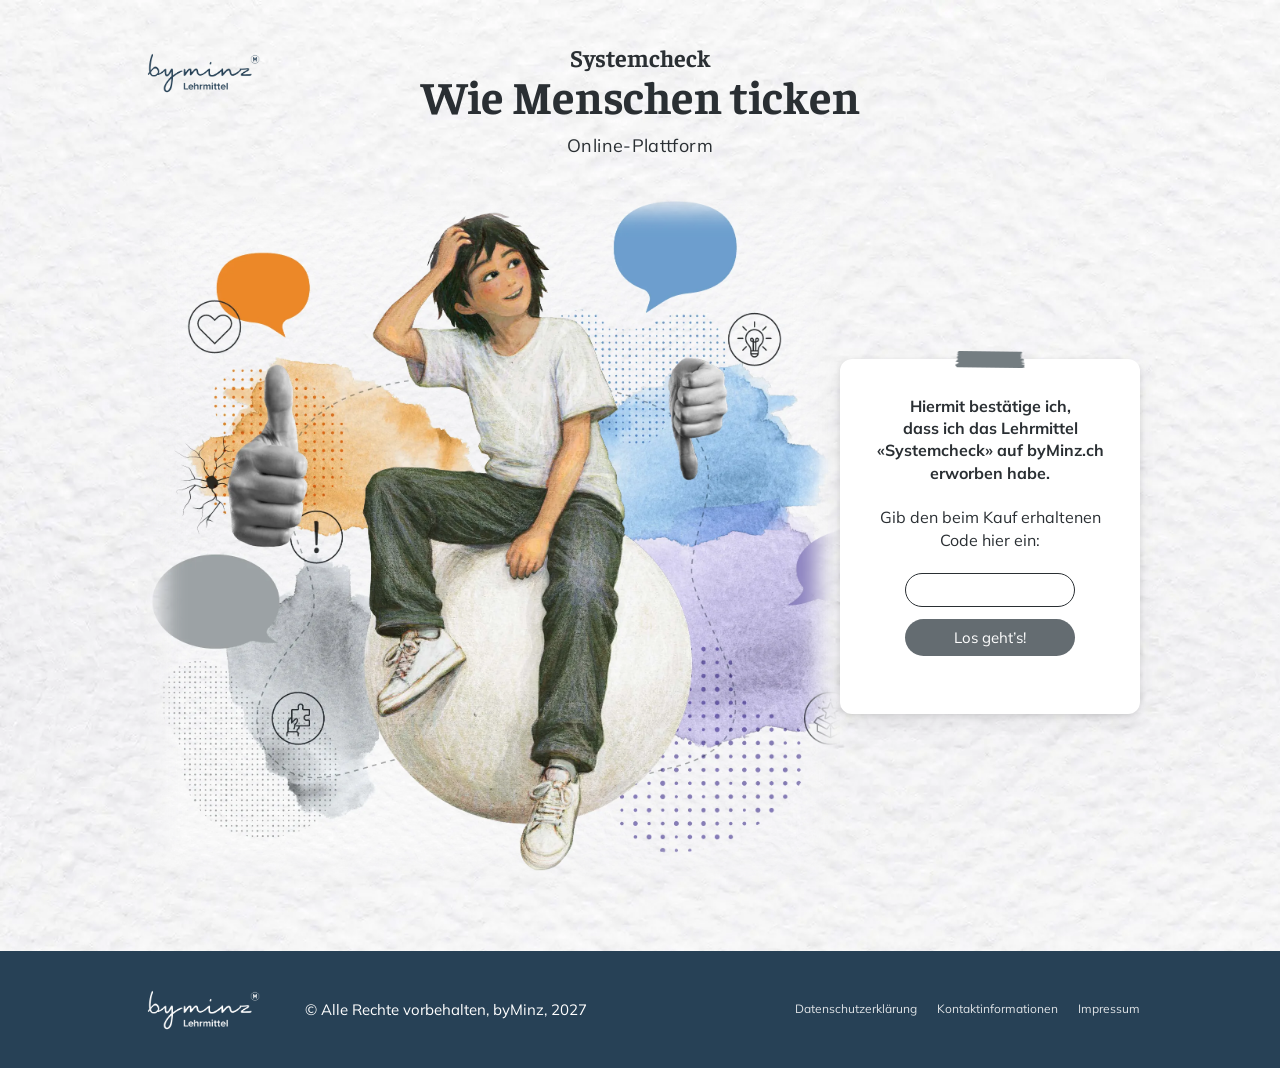
<file: index.html>
<!DOCTYPE html>
<html lang="de-CH">
<head>
<meta charset="utf-8">
<meta name="viewport" content="width=device-width, initial-scale=1">
<meta name="robots" content="noindex, nofollow">
<title>Willkommen · Systemcheck – Wie Menschen ticken</title>
<link rel="icon" href="assets/img/favicon.png">
<link rel="preload" href="assets/fonts/faustina-latin-700-normal.woff2" as="font" type="font/woff2" crossorigin>
<link rel="stylesheet" href="css/style.css?v=20261111a">
<script src="js/main.js?v=20261111a"></script>
</head>
<body>
<header class="kopf">
  <a class="logo logo--links" href="https://byminz.ch/collections/nmg-lehrmittel" target="_blank" rel="noopener"><img src="assets/img/logo.png?v=20261111a" alt="byMinz Lehrmittel – zum Shop"></a>
  <p class="ueber">Systemcheck</p>
  <h1>Wie Menschen ticken</h1>
  <p class="unter">Online-Plattform</p>
</header>
<main>
<section class="start">
  <img class="hero" src="assets/img/hero.webp?v=20261111a" alt="" width="1787" height="1787">
  <div class="karte">
    <form id="code-form" autocomplete="off">
      <p><strong>Hiermit bestätige ich,<br>dass ich das Lehrmittel<br>«Systemcheck» auf byMinz.ch<br>erworben habe.</strong></p>
      <label for="code"><p>Gib den beim Kauf erhaltenen<br>Code hier ein:</p></label>
      <input class="code-feld" id="code" name="code" inputmode="numeric" autocomplete="off" required>
      <br><button class="knopf" type="submit">Los geht’s!</button>
      <p class="fehler" id="fehler" role="alert"></p>
    </form>
  </div>
</section>
</main>
<footer class="fuss">
  <div class="fuss-innen">
    <a class="fuss-logo" href="https://byminz.ch/collections/nmg-lehrmittel" target="_blank" rel="noopener"><img src="assets/img/logo.png?v=20261111a" alt="byMinz Lehrmittel – zum Shop"></a>
    <span class="copy">© Alle Rechte vorbehalten, byMinz, 2027</span>
    <nav aria-label="Rechtliches">
      <a href="https://www.byminz.ch/policies/privacy-policy" target="_blank" rel="noopener">Datenschutzerklärung</a>
      <a href="https://www.byminz.ch/policies/contact-information" target="_blank" rel="noopener">Kontaktinformationen</a>
      <a href="https://www.byminz.ch/policies/legal-notice" target="_blank" rel="noopener">Impressum</a>
    </nav>
  </div>
</footer>
</body>
</html>
</file>
<file: css/style.css>
/* =========================================================
   Systemcheck – Online-Plattform (byMinz)
   ========================================================= */

@font-face { font-family: "Faustina"; font-weight: 600; font-display: swap; src: url("../assets/fonts/faustina-latin-600-normal.woff2") format("woff2"); }
@font-face { font-family: "Faustina"; font-weight: 700; font-display: swap; src: url("../assets/fonts/faustina-latin-700-normal.woff2") format("woff2"); }
@font-face { font-family: "Mulish"; font-weight: 400; font-display: swap; src: url("../assets/fonts/mulish-latin-400-normal.woff2") format("woff2"); }
@font-face { font-family: "Mulish"; font-weight: 600; font-display: swap; src: url("../assets/fonts/mulish-latin-600-normal.woff2") format("woff2"); }
@font-face { font-family: "Mulish"; font-weight: 700; font-display: swap; src: url("../assets/fonts/mulish-latin-700-normal.woff2") format("woff2"); }

:root {
  --text: #2a2f33;
  --grau-dunkel: #646c71;
  --grau-panel: #dbdedf;
  --grau-linie: #c9cdcf;
  --footer: #274156;
  --weiss: #ffffff;

  --typ-D: #f5ad4b;
  --typ-I: #c3c6c8;
  --typ-S: #a99ccb;
  --typ-G: #87b9e6;

  --richtig: #6aa84f;
  --falsch: #d9534f;

  --serif: "Faustina", Georgia, serif;
  --sans: "Mulish", "Proxima Nova", system-ui, sans-serif;

  --radius: 12px;
  --schatten: 0 2px 6px rgba(0,0,0,.12), 0 8px 24px rgba(0,0,0,.06);
}

* { box-sizing: border-box; }
html { -webkit-text-size-adjust: 100%; }
body {
  margin: 0;
  font-family: var(--sans);
  color: var(--text);
  background: #f4f4f4 url("../assets/img/papier.webp") 0 0 / 1800px auto repeat;
  line-height: 1.4;
  min-height: 100vh;
  display: flex;
  flex-direction: column;
}
img { max-width: 100%; height: auto; display: block; }
button { font: inherit; color: inherit; }
a { color: inherit; }
main { flex: 1; width: 100%; min-width: 0; overflow-x: clip; max-width: 1040px; margin: 0 auto; padding: 0 20px 64px; }

/* ---------- Kopf ---------- */
.kopf {
  position: relative;
  max-width: 1040px; width: 100%;
  margin: 0 auto; padding: 44px 20px 28px;
  text-align: center;
}
.kopf .ueber { font-family: var(--serif); font-weight: 700; font-size: 24px; margin: 0; line-height: 1.1; }
.kopf h1 { font-family: var(--serif); font-weight: 700; font-size: clamp(30px, 5vw, 46px); margin: 0; line-height: 1.1; }
.kopf .unter { font-size: 18px; font-weight: 500; letter-spacing: .02em; margin: 12px 0 0; }
.kopf a.titel { text-decoration: none; }
.logo { position: absolute; top: 48px; right: 20px; width: 125px; }
.logo--links { right: auto; left: 20px; }
@media (max-width: 760px) {
  .logo, .logo--links { position: static; margin: 0 auto 16px; width: 110px; }
}

/* ---------- Fuss ---------- */
.fuss { background: var(--footer); color: #fff; }
.fuss-innen {
  max-width: 1040px; margin: 0 auto; padding: 34px 20px;
  display: flex; align-items: center; gap: 40px; flex-wrap: wrap;
}
.fuss img { width: 125px; filter: brightness(0) invert(1); }
.fuss .copy { font-size: 15px; }
.fuss nav { margin-left: auto; display: flex; gap: 20px; flex-wrap: wrap; font-size: 12px; }
.fuss nav a { text-decoration: none; opacity: .85; }
.fuss nav a:hover { opacity: 1; text-decoration: underline; }

/* ---------- Karten ---------- */
.karte {
  position: relative;
  background: var(--weiss);
  border-radius: var(--radius);
  box-shadow: var(--schatten);
  padding: 30px 22px 26px;
  text-align: center;
}
.karte::before { /* Klebeband */
  content: ""; position: absolute; top: -8px; left: 50%;
  width: 70px; height: 17px; transform: translateX(-50%);
  background: url("../assets/img/klebeband.png") center / 100% 100% no-repeat;
}
.karte .bild { height: 96px; display: flex; align-items: center; justify-content: center; margin-bottom: 18px; }
.karte .bild img { max-height: 96px; width: auto; }
.karte .bild img.rahmen { border: 0; }
.karte .meta { font-size: 13px; margin: 0 0 18px; }
.karte .titel { font-weight: 700; margin: 0; font-size: 15px; }
.karte .art { margin: 2px 0 0; font-size: 15px; }
a.karte { text-decoration: none; display: block; transition: transform .15s ease, box-shadow .15s ease; }
a.karte:hover, a.karte:focus-visible { transform: translateY(-3px); box-shadow: 0 4px 10px rgba(0,0,0,.15), 0 14px 30px rgba(0,0,0,.08); }
.pfeil { margin-top: 18px; font-size: 13px; letter-spacing: 2px; color: #888; }

/* ---------- Knöpfe ---------- */
.knopf {
  display: inline-block; border: 0; cursor: pointer;
  background: var(--grau-dunkel); color: #fff;
  padding: 8px 28px; border-radius: 999px; font-size: 15px; font-weight: 500;
  text-decoration: none; transition: background .15s;
}
.knopf:hover, .knopf:focus-visible { background: #4d5357; }
.knopf[disabled] { opacity: .45; cursor: default; }

/* ---------- Startseite ---------- */
.start { display: grid; grid-template-columns: minmax(0, 1fr) 300px; align-items: center; gap: 0; }
.start .hero { margin-right: -40px; }
.start .karte { padding: 36px 26px 30px; z-index: 1; }
.start .karte p { margin: 0 0 22px; }
.start .karte strong { display: block; }
.code-feld {
  width: 100%; max-width: 170px; height: 34px; border: 1.5px solid var(--text); border-radius: 999px;
  text-align: center; font-size: 18px; letter-spacing: .25em; font-family: var(--sans); margin-bottom: 12px;
}
.code-feld:focus { outline: 3px solid var(--typ-G); outline-offset: 1px; }
.start .knopf { width: 100%; max-width: 170px; }
.fehler { color: var(--falsch); font-size: 14px; min-height: 1.3em; margin: 10px 0 0 !important; }
.start .karte.wackeln { animation: wackeln .4s; }
@media (max-width: 760px) {
  .start { grid-template-columns: minmax(0, 1fr); }
  .start .hero { margin: 0 auto -40px; max-width: 520px; }
}

/* ---------- Übersicht ---------- */
.bereich { position: relative; margin-top: 70px; }
.bereich + .bereich { margin-top: 140px; }
.bereich-label { position: absolute; top: -78px; left: -6px; z-index: 2; margin: 0; width: 160px; }
.bereich-label img { width: 100%; }

.bereich-box { border-radius: 18px; padding: 30px 20px; }
.bereich--lp .bereich-box { border: 1.5px dashed #777; }
.bereich--sus .bereich-box { background: var(--grau-panel); }

.raster { display: grid; grid-template-columns: repeat(3, 1fr); gap: 40px; }
.raster .kind { grid-column: 2 / span 2; align-self: start; justify-self: start; width: min(490px, 100%); margin: -30px 0 -95px 60px; position: relative; z-index: 1; pointer-events: none; }
@media (max-width: 900px) {
  .raster { grid-template-columns: repeat(2, 1fr); gap: 28px; }
  .raster .kind { grid-column: 1 / -1; justify-self: center; margin: 0 0 -60px; width: min(420px, 100%); }
}
@media (max-width: 560px) {
  .raster { grid-template-columns: 1fr; }
  .raster .kind { display: none; }
}

/* ---------- Audio-Player ---------- */
.player { margin-top: 24px; text-align: left; }
.player-zeile { display: flex; align-items: center; gap: 8px; font-size: 12px; margin-bottom: 10px; }
.player-knopf {
  width: 28px; height: 28px; border: 0; background: none; cursor: pointer; padding: 0;
  display: flex; align-items: center; justify-content: center; margin-left: -4px;
}
.player-knopf svg { width: 16px; height: 16px; fill: var(--text); }
.player-balken {
  position: relative; height: 8px; background: var(--grau-linie); border-radius: 99px; cursor: pointer;
  touch-action: none;
}
.player-balken span { position: absolute; left: 0; top: 0; bottom: 0; width: 0; background: #3c4246; border-radius: 99px; }
.player-balken:focus-visible { outline: 2px solid var(--typ-G); outline-offset: 3px; }

/* ---------- Video ---------- */
.play-rund {
  width: 44px; height: 44px; border-radius: 50%; border: 0; cursor: pointer; margin: 24px auto 0;
  background: #111; display: flex; align-items: center; justify-content: center;
}
.play-rund svg { width: 18px; height: 18px; fill: #fff; margin-left: 3px; }
.play-rund:hover { background: #333; }
.video-dialog {
  border: 0; padding: 0; background: #000; border-radius: 10px; width: min(960px, 94vw);
  box-shadow: 0 20px 60px rgba(0,0,0,.5);
}
.video-dialog::backdrop { background: rgba(20,30,40,.75); }
.video-dialog video { width: 100%; display: block; max-height: 80vh; }
.video-dialog .schliessen {
  position: absolute; top: 8px; right: 8px; z-index: 2; width: 36px; height: 36px; border-radius: 50%;
  border: 0; background: rgba(255,255,255,.9); cursor: pointer; font-size: 20px; line-height: 1;
}

/* ---------- Seiten mit grauem Panel ---------- */
.panel { position: relative; background: var(--grau-panel); border-radius: 18px; padding: 30px; }
.zurueck-knopf { margin: 0 0 22px; }
#lernende { scroll-margin-top: 100px; }
.logo img { width: 100%; }
.fuss-logo { display: block; }

/* Audioseite */
.audio-raster { display: grid; grid-template-columns: repeat(3, 1fr); gap: 40px; }
.audio-raster .karte { padding: 26px 18px 26px; }
.audio-raster .karte .foto { margin: 0 0 22px; }
.audio-raster .kopfhoerer-gross { grid-column: 3; grid-row: 1; align-self: center; mix-blend-mode: multiply; }
@media (max-width: 900px) {
  .audio-raster { grid-template-columns: repeat(2, 1fr); gap: 28px; }
  .audio-raster .kopfhoerer-gross { display: none; }
}
@media (max-width: 560px) { .audio-raster { grid-template-columns: 1fr; } }

/* ---------- Spiel ---------- */
.spiel { padding-top: 46px; }
.spiel-deko { position: absolute; left: -14px; top: -18px; width: 200px; }
.spiel-kopf { text-align: center; max-width: 600px; margin: 0 auto; }
.spiel-kopf h2 { font-family: var(--serif); font-weight: 700; font-size: clamp(28px, 4vw, 40px); line-height: 1.15; margin: 0 0 12px; }
.spiel-kopf p { margin: 0; font-size: 18px; }
@media (max-width: 900px) {
  .spiel-deko { position: static; width: 140px; margin: -10px auto 10px; transform: none; }
}

.steuerung { position: relative; display: flex; justify-content: center; align-items: center; margin: 30px 0 22px; min-height: 50px; }
.pille-rahmen { display: inline-flex; gap: 14px; align-items: center; padding: 6px 10px; border: 1.5px solid var(--text); border-radius: 999px; }
.pille {
  border: 1.5px solid transparent; background: var(--grau-dunkel); color: #fff; border-radius: 999px;
  padding: 5px 24px; font-size: 14px; cursor: pointer; white-space: nowrap;
}
.pille.aus { background: transparent; color: #9aa0a3; border-color: #b9bec0; cursor: default; }
.pille.aus svg { width: 11px; height: 11px; fill: #9aa0a3; vertical-align: -1px; margin-right: 4px; }
.pille.leer { background: transparent; color: var(--text); border-color: var(--grau-dunkel); }
.rund-zurueck {
  width: 26px; height: 26px; border-radius: 50%; border: 1.5px solid var(--text); background: none; cursor: pointer;
  font-size: 11px; display: flex; align-items: center; justify-content: center; padding: 0; letter-spacing: -1px;
}
.neu-starten { position: absolute; right: 12px; }
@media (max-width: 760px) {
  .steuerung { flex-direction: column; gap: 12px; }
  .neu-starten { position: static; }
}
.hinweis { text-align: center; font-size: 15px; margin: 0 0 30px; }

/* Typ-Auswahl */
.typ-raster { display: grid; grid-template-columns: repeat(2, minmax(0, 280px)); gap: 40px; justify-content: center; }
.typ-karte { cursor: pointer; border: 0; font: inherit; padding: 22px 22px 18px; width: 100%; }
.typ-karte:hover, .typ-karte:focus-visible { transform: translateY(-3px); }
.typ-karte { transition: transform .15s; }
.typ-karte .foto { border: 6px solid #fff; box-shadow: 0 0 0 1px #ddd; }
.typ-karte .name { font-weight: 700; font-size: 15px; margin-top: 6px; }
.typ-karte.erledigt::after {
  content: "✓"; position: absolute; top: 12px; right: 12px; width: 32px; height: 32px; border-radius: 50%;
  background: var(--richtig); color: #fff; font-weight: 700; display: flex; align-items: center; justify-content: center;
  box-shadow: 0 2px 6px rgba(0,0,0,.2);
}
@media (max-width: 560px) { .typ-raster { grid-template-columns: repeat(2, 1fr); gap: 18px; } .typ-karte { padding: 14px 12px 12px; } }

.badge {
  width: 52px; height: 52px; border-radius: 50%; border: 3px solid #fff;
  display: inline-flex; align-items: center; justify-content: center;
  font-family: var(--serif); font-weight: 700; font-size: 24px; color: #fff;
  box-shadow: 2px 3px 6px rgba(0,0,0,.25); margin-top: -26px; position: relative;
}
.badge.D { background: var(--typ-D); } .badge.I { background: var(--typ-I); }
.badge.S { background: var(--typ-S); } .badge.G { background: var(--typ-G); }

/* Sprechblase */
.blase { width: 260px; height: auto; display: block; }
.blase.gross { width: 300px; }

/* Stufe 1 – Fragen */
.frage { display: grid; grid-template-columns: 280px 1fr; gap: 40px; align-items: end; }
.frage .typ-karte { cursor: default; }
.frage .typ-karte:hover { transform: none; }
.frage-rechts { display: flex; flex-direction: column; gap: 10px; }
.antworten { display: grid; grid-template-columns: 1fr 1fr; gap: 16px 24px; }
.antwort {
  background: #fff; border: 3px solid #b5babd; border-radius: 999px; padding: 12px 22px; min-height: 64px;
  font-size: 15px; cursor: pointer; line-height: 1.3; transition: transform .1s, border-color .15s, background .15s;
}
.antwort:hover, .antwort:focus-visible { border-color: var(--grau-dunkel); }
.antwort.gewaehlt { border-color: var(--text); background: #f1f2f3; transform: scale(1.03); }
.antwort.richtig { border-color: var(--richtig); background: #eaf5e4; }
.antwort.falsch { border-color: var(--falsch); animation: wackeln .4s; }
.antwort.weg { display: none; }
@media (max-width: 760px) {
  .frage { grid-template-columns: 1fr; }
  .frage .typ-karte { max-width: 220px; margin: 0 auto; }
  .antworten { grid-template-columns: 1fr; }
  .blase { margin: 0 auto; }
}
@keyframes wackeln { 0%,100% { transform: translateX(0); } 20% { transform: translateX(-8px); } 40% { transform: translateX(8px); } 60% { transform: translateX(-5px); } 80% { transform: translateX(5px); } }

/* Stufe 2 */
.stufe2 { display: grid; grid-template-columns: 300px 1fr; gap: 30px; align-items: start; }
.stufe2 .links { display: flex; flex-direction: column; gap: 16px; }
.stufe2 .links .blase { margin-bottom: 20px; }
.stufe2 .antwort { border-color: var(--text); min-height: 56px; }
.fotos { position: relative; display: grid; grid-template-columns: repeat(2, minmax(0, 220px)); justify-content: center; gap: 40px 28px; padding-top: 30px; }
.foto-ziel {
  position: relative; background: #fff; padding: 6px; border: 0; cursor: pointer; font: inherit;
  box-shadow: 0 3px 10px rgba(0,0,0,.18); transition: transform .15s, box-shadow .15s;
}
.foto-ziel:nth-child(1) { transform: rotate(-3deg); }
.foto-ziel:nth-child(2) { transform: rotate(2deg); }
.foto-ziel:nth-child(3) { transform: rotate(-1.5deg); }
.foto-ziel:nth-child(4) { transform: rotate(3deg); }
.foto-ziel.bereit:hover, .foto-ziel.bereit:focus-visible { box-shadow: 0 0 0 4px var(--grau-dunkel), 0 6px 16px rgba(0,0,0,.2); }
.foto-ziel .badge { position: absolute; top: -26px; left: 50%; margin: 0 0 0 -26px; }
.foto-ziel img { aspect-ratio: 610 / 890; object-fit: cover; width: 100%; }
.foto-ziel .zugeordnet {
  position: absolute; left: 6px; right: 6px; bottom: 6px; background: rgba(255,255,255,.95);
  border: 2px solid var(--richtig); border-radius: 10px; padding: 6px 8px; font-size: 13px; line-height: 1.25;
}
.foto-ziel.falsch { animation: wackeln .4s; }
@media (max-width: 860px) {
  .stufe2 { grid-template-columns: 1fr; }
  .stufe2 .links .blase { margin: 0 auto 10px; }
  .fotos { grid-template-columns: repeat(4, 1fr); gap: 14px; }
}
@media (max-width: 560px) { .fotos { grid-template-columns: repeat(2, 1fr); } }

/* Abschluss-Bildschirme */
.fertig { text-align: center; padding: 20px 0 10px; }
.fertig h2 { font-family: var(--serif); font-weight: 700; font-size: clamp(30px, 4vw, 40px); margin: 0 0 18px; display: flex; align-items: center; justify-content: center; gap: 10px; }
.fertig h2 .badge { margin: 0; }
.fertig p { font-size: 18px; max-width: 580px; margin: 0 auto 26px; }
.fertig .unten { display: flex; justify-content: flex-start; margin-top: 30px; }

.lob { position: fixed; left: 50%; top: 40%; transform: translate(-50%, -50%) scale(.6); opacity: 0; pointer-events: none;
  background: #fff; padding: 14px 30px; border-radius: 999px; box-shadow: var(--schatten); font-weight: 700; font-size: 20px;
  transition: opacity .2s, transform .2s; z-index: 10; }
.lob.zeigen { opacity: 1; transform: translate(-50%, -50%) scale(1); }

.bald { text-align: center; padding: 40px 10px; }
.bald h2 { font-family: var(--serif); font-size: 32px; margin: 0 0 12px; }

.nur-sr { position: absolute; width: 1px; height: 1px; overflow: hidden; clip: rect(0 0 0 0); white-space: nowrap; }

@media (prefers-reduced-motion: reduce) { * { animation: none !important; transition: none !important; } }

/* ---------- Spiel Energie ---------- */
.energie-intro { position: relative; display: flex; justify-content: center; margin: 28px 0 34px; }
.energie-anleitung { max-width: 520px; text-align: center; font-size: 14px; }
.energie-anleitung p { margin: 0 0 12px; }
.energie-intro .neu-starten { position: absolute; right: 12px; top: 50%; transform: translateY(-50%); }
.mini-pfeil { width: 13px; height: 17px; vertical-align: -3px; fill: #fff; stroke: #555; stroke-width: 1.2; }
@media (max-width: 900px) {
  .energie-intro { flex-direction: column; align-items: center; gap: 12px; }
  .energie-intro .neu-starten { position: static; transform: none; }
}

.legende { display: grid; grid-template-columns: repeat(3, 1fr); grid-auto-flow: column; grid-template-rows: repeat(4, auto); gap: 16px 30px; margin: 0 10px 50px; }
.legende-eintrag { display: flex; gap: 12px; align-items: flex-start; font-size: 14px; line-height: 1.3; }
.legende-eintrag span { padding-top: 3px; }
.nummer {
  flex: none; width: 28px; height: 28px; border-radius: 50%; border: 0; padding: 0;
  background: #111; color: #fff; font-weight: 700; font-size: 13px; cursor: grab;
  touch-action: none; user-select: none; -webkit-user-select: none;
  box-shadow: 0 0 0 2px #fff; transition: transform .15s, opacity .2s;
}
.nummer:hover { transform: scale(1.12); }
.nummer.gewaehlt { box-shadow: 0 0 0 3px #fff, 0 0 0 6px var(--typ-G); transform: scale(1.12); }
.nummer.unterwegs { opacity: .3; }
.nummer.erledigt { background: #b5babd; cursor: default; transform: none; box-shadow: none; }
.nummer.falsch { animation: wackeln .4s; }
.nummer.geist {
  position: fixed; z-index: 50; pointer-events: none; transform: translate(-50%, -50%) scale(1.3);
  box-shadow: 0 4px 12px rgba(0,0,0,.35); cursor: grabbing;
}
@media (max-width: 760px) { .legende { grid-template-columns: 1fr 1fr; grid-template-rows: repeat(6, auto); } }
@media (max-width: 480px) { .legende { grid-template-columns: 1fr; grid-auto-flow: row; grid-template-rows: none; } }

.bilder {
  --d: clamp(140px, 19vw, 200px); --g: calc(var(--d) * .22); --schritt: calc(var(--d) + var(--g));
  display: flex; flex-direction: column; gap: calc(var(--d) * .1);
  width: calc(4 * var(--d) + 3 * var(--g)); max-width: 100%; margin: 0 auto;
}
.bilder-reihe { display: flex; gap: var(--g); }
.bilder-reihe:nth-child(2) { padding-left: calc(var(--schritt) / 2); }
.bilder-reihe:nth-child(4) { padding-left: calc(var(--schritt) * 1.5); }
@media (max-width: 900px) {
  .bilder { width: 100%; gap: 18px; }
  .bilder-reihe, .bilder-reihe:nth-child(n) { padding-left: 0; justify-content: center; flex-wrap: wrap; gap: 18px; }
}

.illu {
  position: relative; width: var(--d); height: var(--d); flex: none; border-radius: 50%;
  background: #fff; box-shadow: 0 0 0 1px #9a9fa2; font-size: calc(var(--d) / 10);
  transition: box-shadow .15s, transform .15s;
}
.illu > img { width: 100%; height: 100%; border-radius: 50%; object-fit: cover; }
.illu { box-shadow: 0 0 0 1px #8f9497; }
.illu.drueber { box-shadow: 0 0 0 4px var(--grau-dunkel); transform: scale(1.03); }
.waehlt .illu:not(.belegt) { cursor: pointer; }
.waehlt .illu:not(.belegt):hover { box-shadow: 0 0 0 4px var(--grau-dunkel); }
.illu.falsch { animation: wackeln .4s; }
.illu.treffer { box-shadow: 0 0 0 5px var(--richtig); }
.illu.fehlt { box-shadow: 0 0 0 4px var(--falsch); }

.steuer { position: absolute; display: flex; align-items: center; gap: .15em; }
.pfeile { display: flex; flex-direction: column; gap: .1em; }
.e-pfeil { width: 1.15em; height: 1.3em; border: 0; padding: 0; background: none; cursor: pointer; display: block; }
.e-pfeil svg { width: 100%; height: 100%; fill: #fff; stroke: #666; stroke-width: 1.3; transition: fill .15s; }
.e-pfeil:hover svg { stroke: #222; }
.e-pfeil.an svg { fill: #cbbd94; stroke: #8a7d57; }
.zielkreis {
  width: 1.4em; height: 1.4em; border-radius: 50%; border: 1px solid #666; background: #fff; padding: 0;
  font-family: var(--sans); font-weight: 700; font-size: 1em; line-height: 1; color: #fff; cursor: default;
  display: flex; align-items: center; justify-content: center;
}
.zielkreis:not(:empty) { background: #111; border-color: #111; font-size: .8em; width: 1.8em; height: 1.8em; }

.energie-meldung { text-align: center; color: var(--falsch); font-weight: 600; min-height: 1.4em; margin: 34px 0 10px; }

[hidden] { display: none !important; }
</file>
